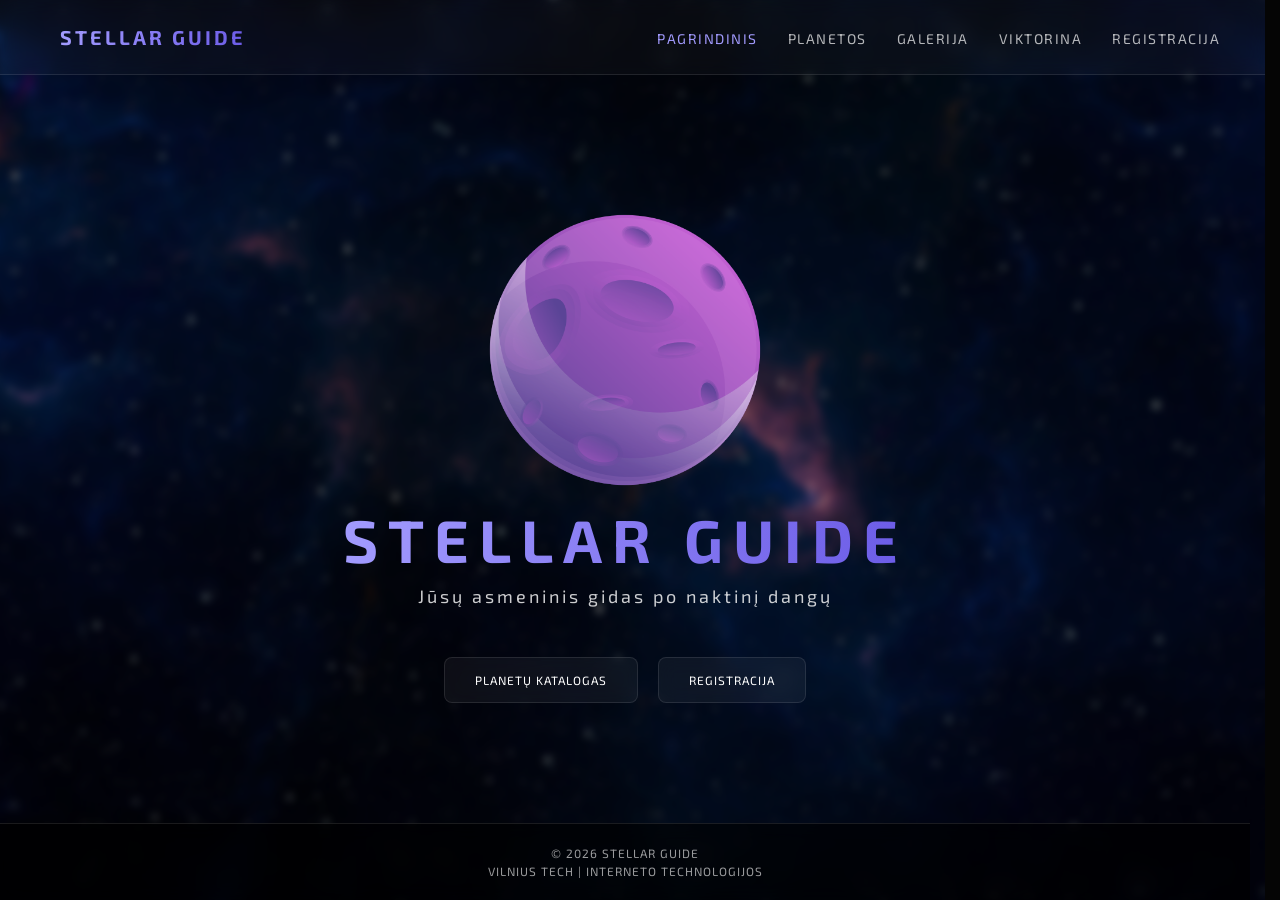
<file: index.html>
<!doctype html>
<html lang="en">
  <head>
    <meta charset="UTF-8" />
    <meta name="viewport" content="width=device-width, initial-scale=1.0" />
    <meta
      name="description"
      content="Interaktyvus gidas po naktinį dangų, žvaigždynus ir planetas. Sužinokite daugiau apie visatą."
    />
    <meta
      name="keywords"
      content="astronomija, naktinis dangus, žvaigždės, planetos, kosmosas"
    />
    <meta name="author" content="Davyd Pimenov" />

    <title>Stellar Guide</title>
    <link
      href="https://fonts.googleapis.com/css2?family=Exo+2:wght@400;600;700&display=swap"
      rel="stylesheet"
    />
    <link rel="stylesheet" href="css/style.css" />
    <link rel="stylesheet" href="css/nd2-style.css" />
  </head>
  <body class="home-page">
    <div class="overlay"></div>

    <header class="main-header">
      <div class="container">
        <div class="logo">
          <a href="index.html">Stellar Guide</a>
        </div>

        <nav class="main-nav">
          <ul>
            <li><a href="index.html" class="active">Pagrindinis</a></li>
            <li><a href="planets.html">Planetos</a></li>
            <li><a href="gallery.html">Galerija</a></li>
            <li><a href="interactive.html">Viktorina</a></li>
            <li><a href="observations.html">Registracija</a></li>
          </ul>
        </nav>
      </div>
    </header>

    <main class="hero-section">
      <div class="hero-content">
        <div class="logo-box">
          <img
            src="img/person.png"
            alt="Stellar Guide Logo"
            class="main-logo"
          />
        </div>
        <h1 class="gradient-text">Stellar Guide</h1>
        <p class="subtitle">Jūsų asmeninis gidas po naktinį dangų</p>

        <div class="button-group">
          <a href="planets.html" class="glass-btn">Planetų katalogas</a>
          <a href="observations.html" class="glass-btn">Registracija</a>
        </div>
      </div>
    </main>

    <footer class="main-footer">
      <div class="container footer-content">
        <div class="footer-info">
          <p>&copy; 2026 STELLAR GUIDE</p>
          <p>VILNIUS TECH | Interneto technologijos</p>
        </div>
        <div class="footer-author"></div>
      </div>
    </footer>
  </body>
</html>
</file>
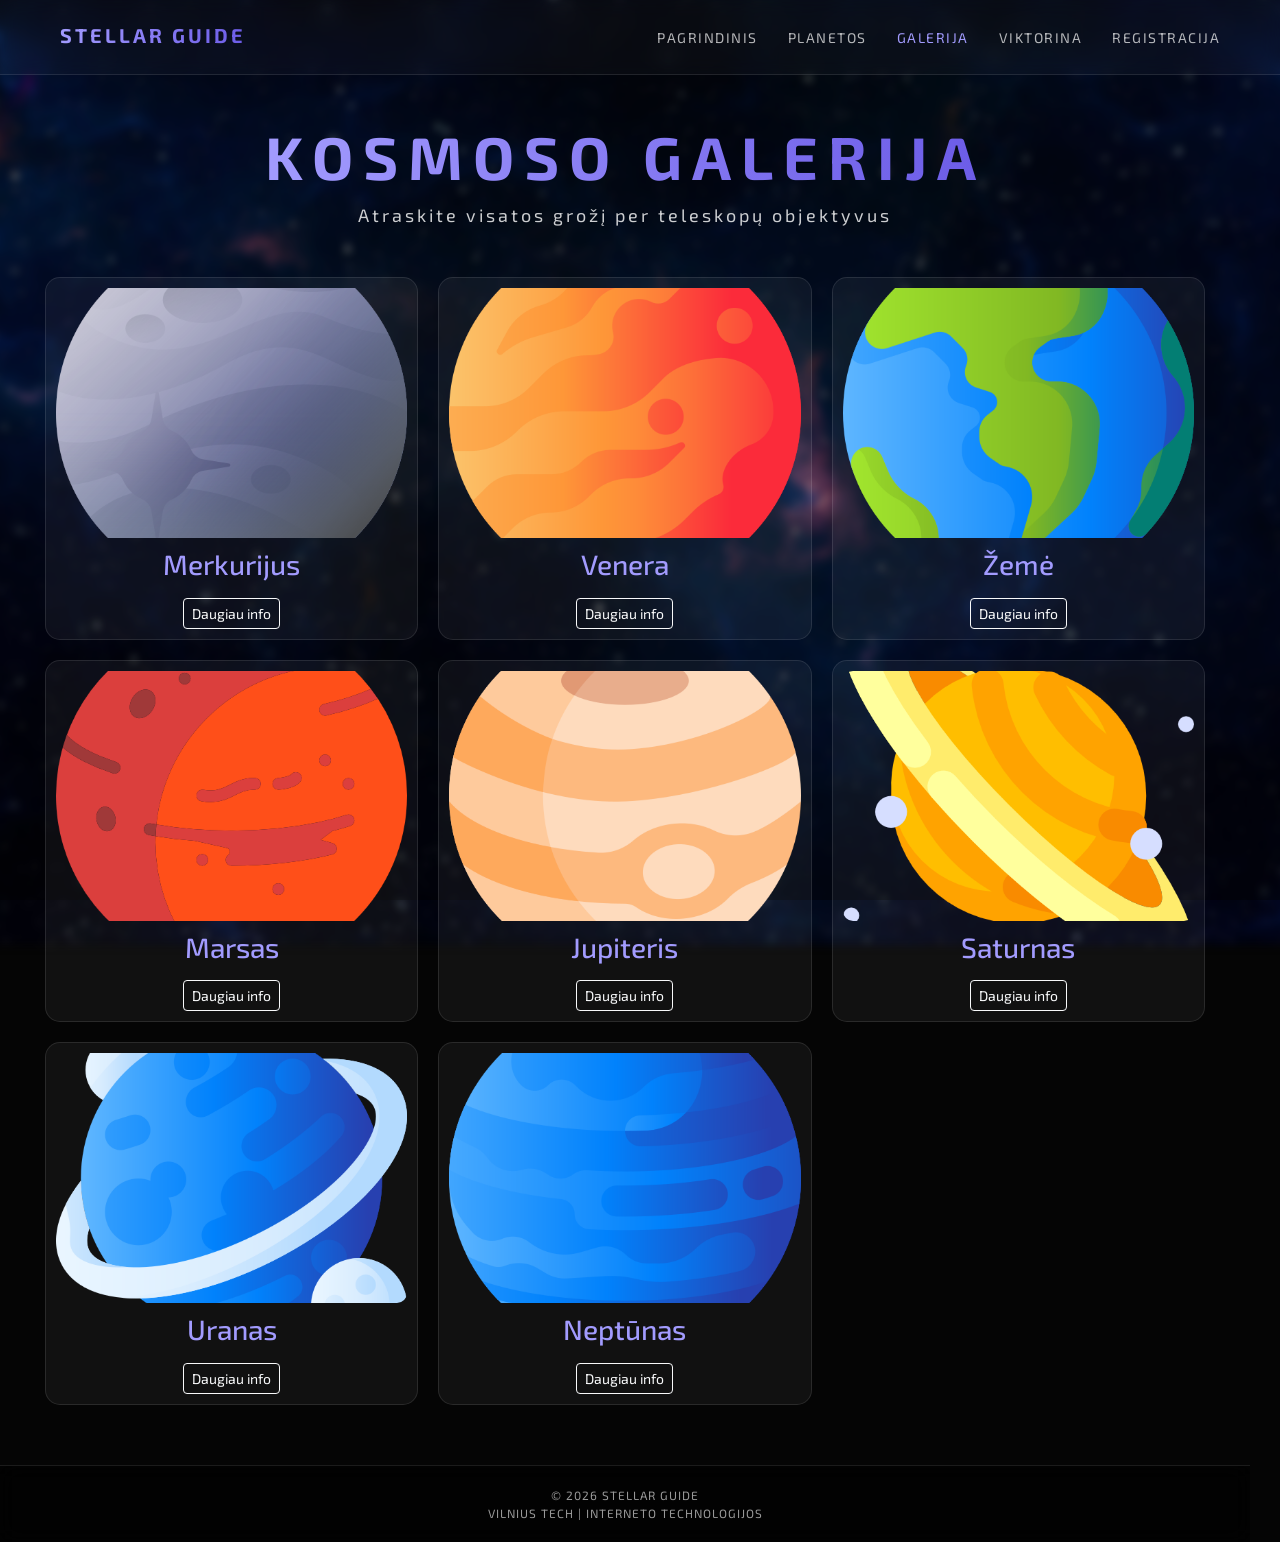
<file: gallery.html>
<!doctype html>
<html lang="lt">
  <head>
    <meta charset="UTF-8" />
    <meta name="viewport" content="width=device-width, initial-scale=1.0" />
    <title>Kosmoso Galerija - Stellar Guide</title>

    <link
      href="https://fonts.googleapis.com/css2?family=Exo+2:wght@400;600;700&display=swap"
      rel="stylesheet"
    />
    <link
      href="https://cdn.jsdelivr.net/npm/bootstrap@5.3.0/dist/css/bootstrap.min.css"
      rel="stylesheet"
    />

    <link rel="stylesheet" href="css/style.css" />
    <link rel="stylesheet" href="css/variables.css" />
    <link rel="stylesheet" href="css/nd2-style.css" />
  </head>

  <body class="home-page">
    <div class="overlay"></div>

    <header class="main-header">
      <div class="container">
        <div class="logo">
          <a href="index.html">Stellar Guide</a>
        </div>
        <nav class="main-nav">
          <ul>
            <li><a href="index.html">Pagrindinis</a></li>
            <li><a href="planets.html">Planetos</a></li>
            <li><a href="gallery.html" class="active">Galerija</a></li>
            <li><a href="interactive.html">Viktorina</a></li>
            <li><a href="observations.html">Registracija</a></li>
          </ul>
        </nav>
      </div>
    </header>

    <main class="nd2-section">
      <div class="container" style="flex-direction: column">
        <h1 class="gradient-text center-title">Kosmoso Galerija</h1>
        <p class="subtitle text-center mb-5">
          Atraskite visatos grožį per teleskopų objektyvus
        </p>

        <div class="custom-gallery w-100">
          <div class="gallery-item">
            <img src="img/mercury.png" alt="Merkurijus" />
            <h3 style="color: var(--primary-color)">Merkurijus</h3>
            <button
              class="btn btn-outline-light btn-sm mt-2"
              onclick="showInfo('Merkurijus')"
            >
              Daugiau info
            </button>
          </div>

          <div class="gallery-item">
            <img src="img/venus.png" alt="Venera" />
            <h3 style="color: var(--primary-color)">Venera</h3>
            <button
              class="btn btn-outline-light btn-sm mt-2"
              onclick="showInfo('Venera')"
            >
              Daugiau info
            </button>
          </div>

          <div class="gallery-item">
            <img src="img/earth.png" alt="Žemė" />
            <h3 style="color: var(--primary-color)">Žemė</h3>
            <button
              class="btn btn-outline-light btn-sm mt-2"
              onclick="showInfo('Žemė')"
            >
              Daugiau info
            </button>
          </div>

          <div class="gallery-item">
            <img src="img/mars.png" alt="Marsas" />
            <h3 style="color: var(--primary-color)">Marsas</h3>
            <button
              class="btn btn-outline-light btn-sm mt-2"
              onclick="showInfo('Marsas')"
            >
              Daugiau info
            </button>
          </div>

          <div class="gallery-item">
            <img src="img/jupiter.png" alt="Jupiteris" />
            <h3 style="color: var(--primary-color)">Jupiteris</h3>
            <button
              class="btn btn-outline-light btn-sm mt-2"
              onclick="showInfo('Jupiteris')"
            >
              Daugiau info
            </button>
          </div>

          <div class="gallery-item">
            <img src="img/saturn.png" alt="Saturnas" />
            <h3 style="color: var(--primary-color)">Saturnas</h3>
            <button
              class="btn btn-outline-light btn-sm mt-2"
              onclick="showInfo('Saturnas')"
            >
              Daugiau info
            </button>
          </div>

          <div class="gallery-item">
            <img src="img/uranus.png" alt="Uranas" />
            <h3 style="color: var(--primary-color)">Uranas</h3>
            <button
              class="btn btn-outline-light btn-sm mt-2"
              onclick="showInfo('Uranas')"
            >
              Daugiau info
            </button>
          </div>

          <div class="gallery-item">
            <img src="img/neptune.png" alt="Neptūnas" />
            <h3 style="color: var(--primary-color)">Neptūnas</h3>
            <button
              class="btn btn-outline-light btn-sm mt-2"
              onclick="showInfo('Neptūnas')"
            >
              Daugiau info
            </button>
          </div>
        </div>
      </div>
    </main>

    <div
      id="info-modal"
      class="custom-modal-overlay d-none justify-content-center align-items-center"
    >
      <div
        class="glass-card position-relative"
        style="max-width: 500px; width: 90%; padding: 30px"
      >
        <button
          class="btn-close btn-close-white position-absolute top-0 end-0 m-3"
          onclick="closeInfo()"
        ></button>

        <h3 id="modal-title" style="color: var(--primary-color)">
          Pavadinimas
        </h3>
        <p id="modal-text" class="mt-3">Informacija kraunama...</p>

        <button class="btn btn-secondary mt-4 w-100" onclick="closeInfo()">
          Uždaryti
        </button>
      </div>
    </div>

    <footer class="main-footer">
      <div class="container footer-content">
        <div class="footer-info">
          <p>&copy; 2026 STELLAR GUIDE</p>
          <p>VILNIUS TECH | Interneto technologijos</p>
        </div>
        <div class="footer-author"></div>
      </div>
    </footer>

    <script src="js/script.js"></script>
  </body>
</html>
</file>
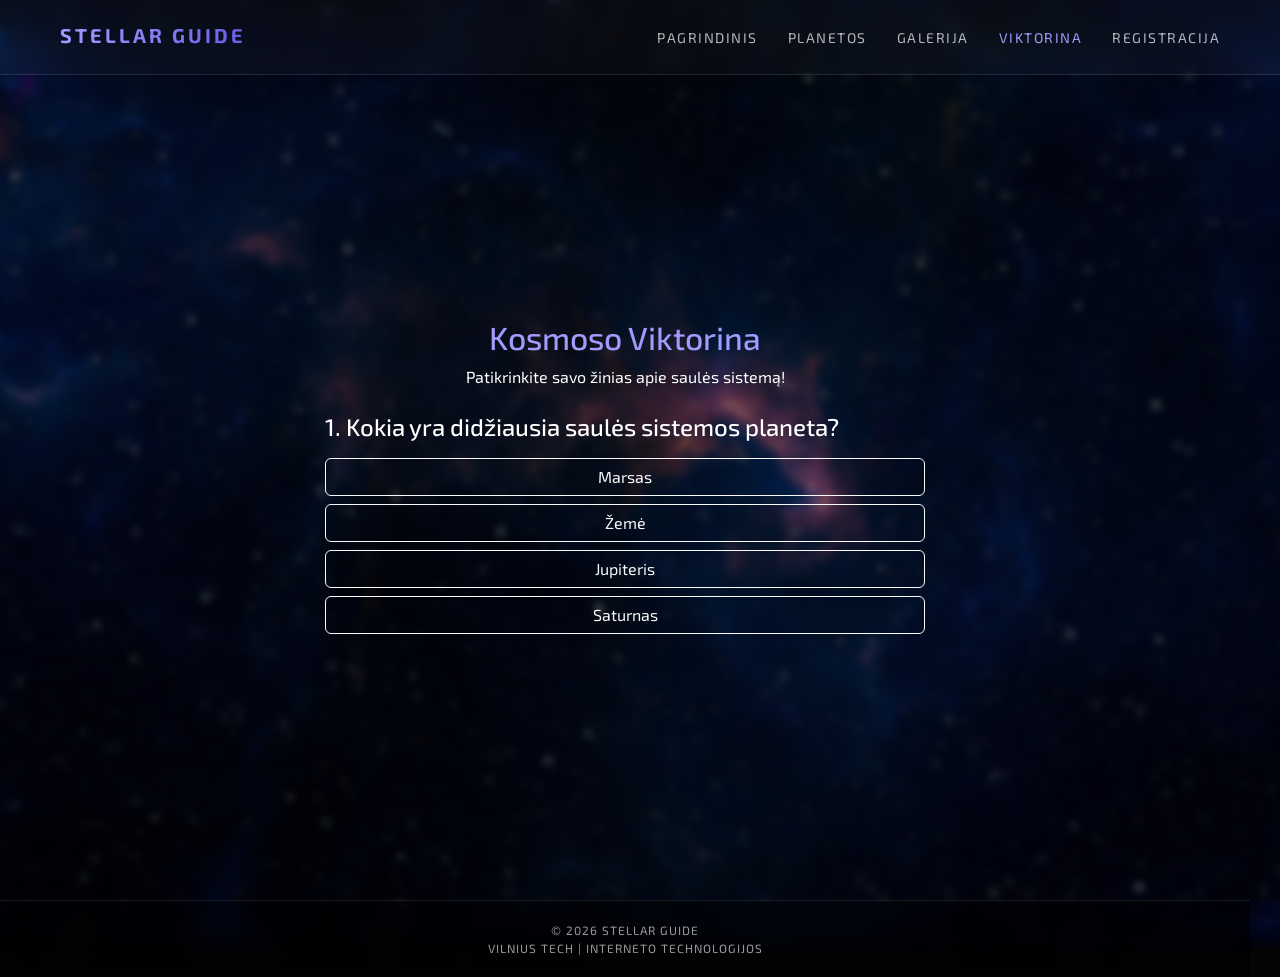
<file: interactive.html>
<!doctype html>
<html lang="lt">
  <head>
    <meta charset="UTF-8" />
    <meta name="viewport" content="width=device-width, initial-scale=1.0" />
    <title>Interaktyvu - Stellar Guide</title>

    <link
      href="https://fonts.googleapis.com/css2?family=Exo+2:wght@400;600;700&display=swap"
      rel="stylesheet"
    />

    <link
      href="https://cdn.jsdelivr.net/npm/bootstrap@5.3.0/dist/css/bootstrap.min.css"
      rel="stylesheet"
    />

    <link rel="stylesheet" href="css/style.css" />
    <link rel="stylesheet" href="css/variables.css" />
    <link rel="stylesheet" href="css/nd2-style.css" />
  </head>

  <body class="home-page">
    <div class="overlay"></div>

    <header class="main-header">
      <div class="container">
        <div class="logo">
          <a href="index.html">Stellar Guide</a>
        </div>
        <nav class="main-nav">
          <ul>
            <li><a href="index.html">Pagrindinis</a></li>
            <li><a href="planets.html">Planetos</a></li>
            <li><a href="gallery.html">Galerija</a></li>
            <li><a href="interactive.html" class="active">Viktorina</a></li>
            <li><a href="observations.html">Registracija</a></li>
          </ul>
        </nav>
      </div>
    </header>

    <main
      class="nd2-section d-flex justify-content-center align-items-center flex-column"
    >
      <div class="glass-card" style="max-width: 600px; width: 100%">
        <h2 class="text-center" style="color: var(--primary-color)">
          Kosmoso Viktorina
        </h2>
        <p class="text-center mb-4">
          Patikrinkite savo žinias apie saulės sistemą!
        </p>

        <div id="quiz-box">
          <h4 id="question-text" class="mb-3">Kraunamas klausimas...</h4>
          <div id="answers-container"></div>

          <button
            id="next-btn"
            class="btn btn-primary mt-3 w-100 d-none"
            onclick="nextQuestion()"
          >
            Kitas klausimas
          </button>
        </div>

        <div
          id="quiz-result"
          class="d-none text-center font-weight-bold p-3 rounded mt-3"
        ></div>

        <button
          id="restart-btn"
          class="btn btn-secondary mt-4 w-100 d-none"
          onclick="resetQuiz()"
        >
          Bandyti dar kartą
        </button>
      </div>
    </main>

    <footer class="main-footer">
      <div class="container footer-content">
        <div class="footer-info">
          <p>&copy; 2026 STELLAR GUIDE</p>
          <p>VILNIUS TECH | Interneto technologijos</p>
        </div>
        <div class="footer-author"></div>
      </div>
    </footer>

    <script src="js/script.js"></script>
  </body>
</html>
</file>
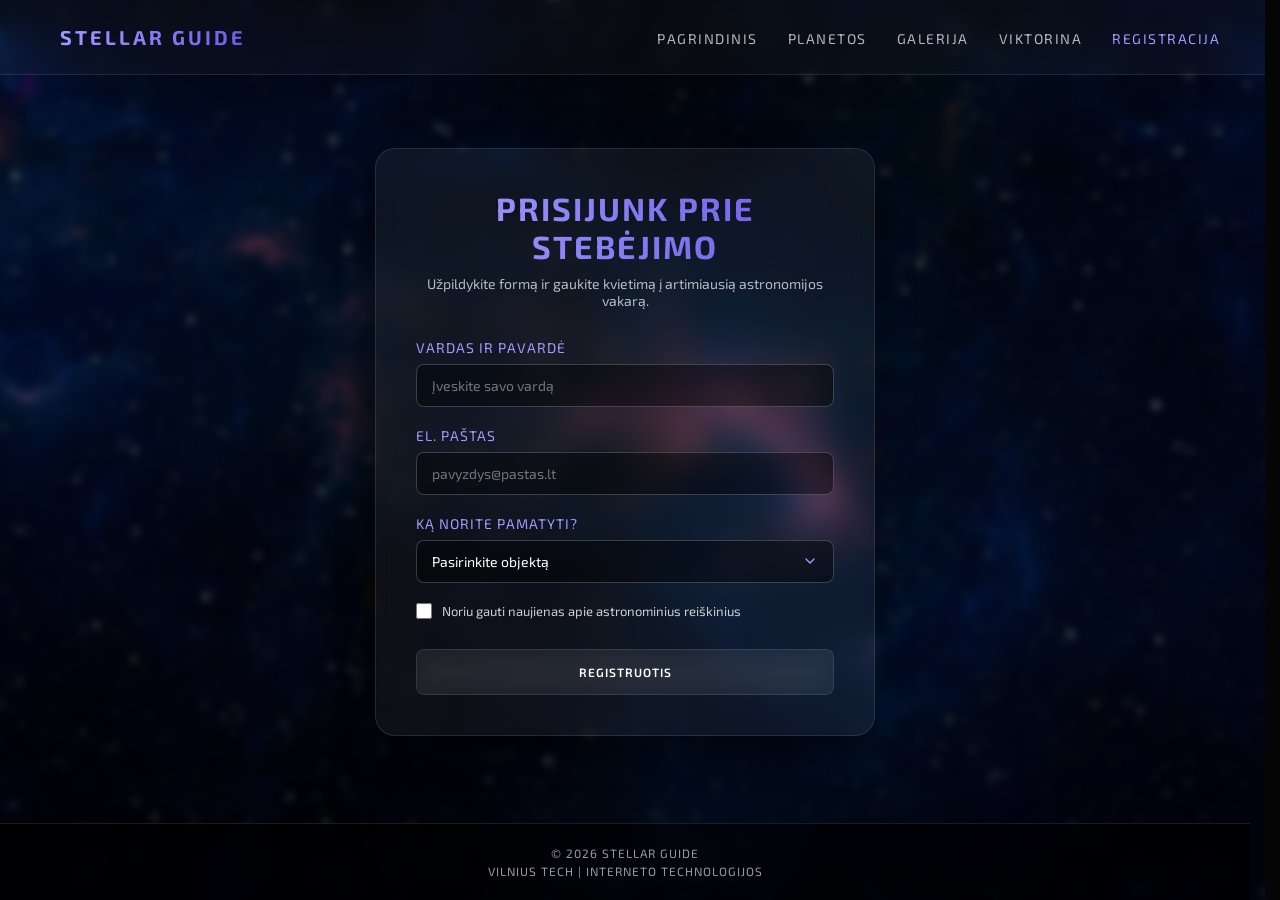
<file: observations.html>
<!doctype html>
<html lang="lt">
  <head>
    <meta charset="UTF-8" />
    <meta name="viewport" content="width=device-width, initial-scale=1.0" />
    <title>Registracija - Stellar Guide</title>

    <link
      href="https://fonts.googleapis.com/css2?family=Exo+2:wght@400;600;700&display=swap"
      rel="stylesheet"
    />
    <link rel="stylesheet" href="css/style.css" />
    <link rel="stylesheet" href="css/form-style.css" />
    <link rel="stylesheet" href="css/nd2-style.css" />
  </head>

  <body class="home-page">
    <div class="overlay"></div>

    <header class="main-header">
      <div class="container">
        <div class="logo">
          <a href="index.html">Stellar Guide</a>
        </div>
        <nav class="main-nav">
          <ul>
            <li><a href="index.html">Pagrindinis</a></li>
            <li><a href="planets.html">Planetos</a></li>
            <li><a href="gallery.html">Galerija</a></li>
            <li><a href="interactive.html">Viktorina</a></li>
            <li><a href="observations.html" class="active">Registracija</a></li>
          </ul>
        </nav>
      </div>
    </header>

    <main class="form-section">
      <div class="container form-container">
        <div class="glass-form-box">
          <h1 class="gradient-text form-title">Prisijunk prie stebėjimo</h1>
          <p class="form-subtitle">
            Užpildykite formą ir gaukite kvietimą į artimiausią astronomijos
            vakarą.
          </p>

          <form action="#" method="get" class="observation-form">
            <div class="form-group">
              <label for="name">Vardas ir Pavardė</label>
              <input
                type="text"
                id="name"
                name="name"
                placeholder="Įveskite savo vardą"
                required
              />
            </div>

            <div class="form-group">
              <label for="email">El. paštas</label>
              <input
                type="email"
                id="email"
                name="email"
                placeholder="pavyzdys@pastas.lt"
                required
              />
            </div>

            <div class="form-group">
              <label for="object">Ką norite pamatyti?</label>
              <select id="object" name="object" required>
                <option value="" disabled selected>Pasirinkite objektą</option>
                <option value="moon">Mėnulio krateriai</option>
                <option value="saturn">Saturno žiedai</option>
                <option value="jupiter">Jupiteris ir jo palydovai</option>
                <option value="deep-space">
                  Giliojo kosmoso objektai (galaktikos)
                </option>
              </select>
            </div>

            <div class="form-group checkbox-group">
              <input type="checkbox" id="newsletter" name="newsletter" />
              <label for="newsletter"
                >Noriu gauti naujienas apie astronominius reiškinius</label
              >
            </div>

            <button type="submit" class="submit-btn glass-btn">
              Registruotis
            </button>
          </form>
        </div>
      </div>
    </main>

    <footer class="main-footer">
      <div class="container footer-content">
        <div class="footer-info">
          <p>&copy; 2026 STELLAR GUIDE</p>
          <p>VILNIUS TECH | Interneto technologijos</p>
        </div>
      </div>
    </footer>
  </body>
</html>
</file>
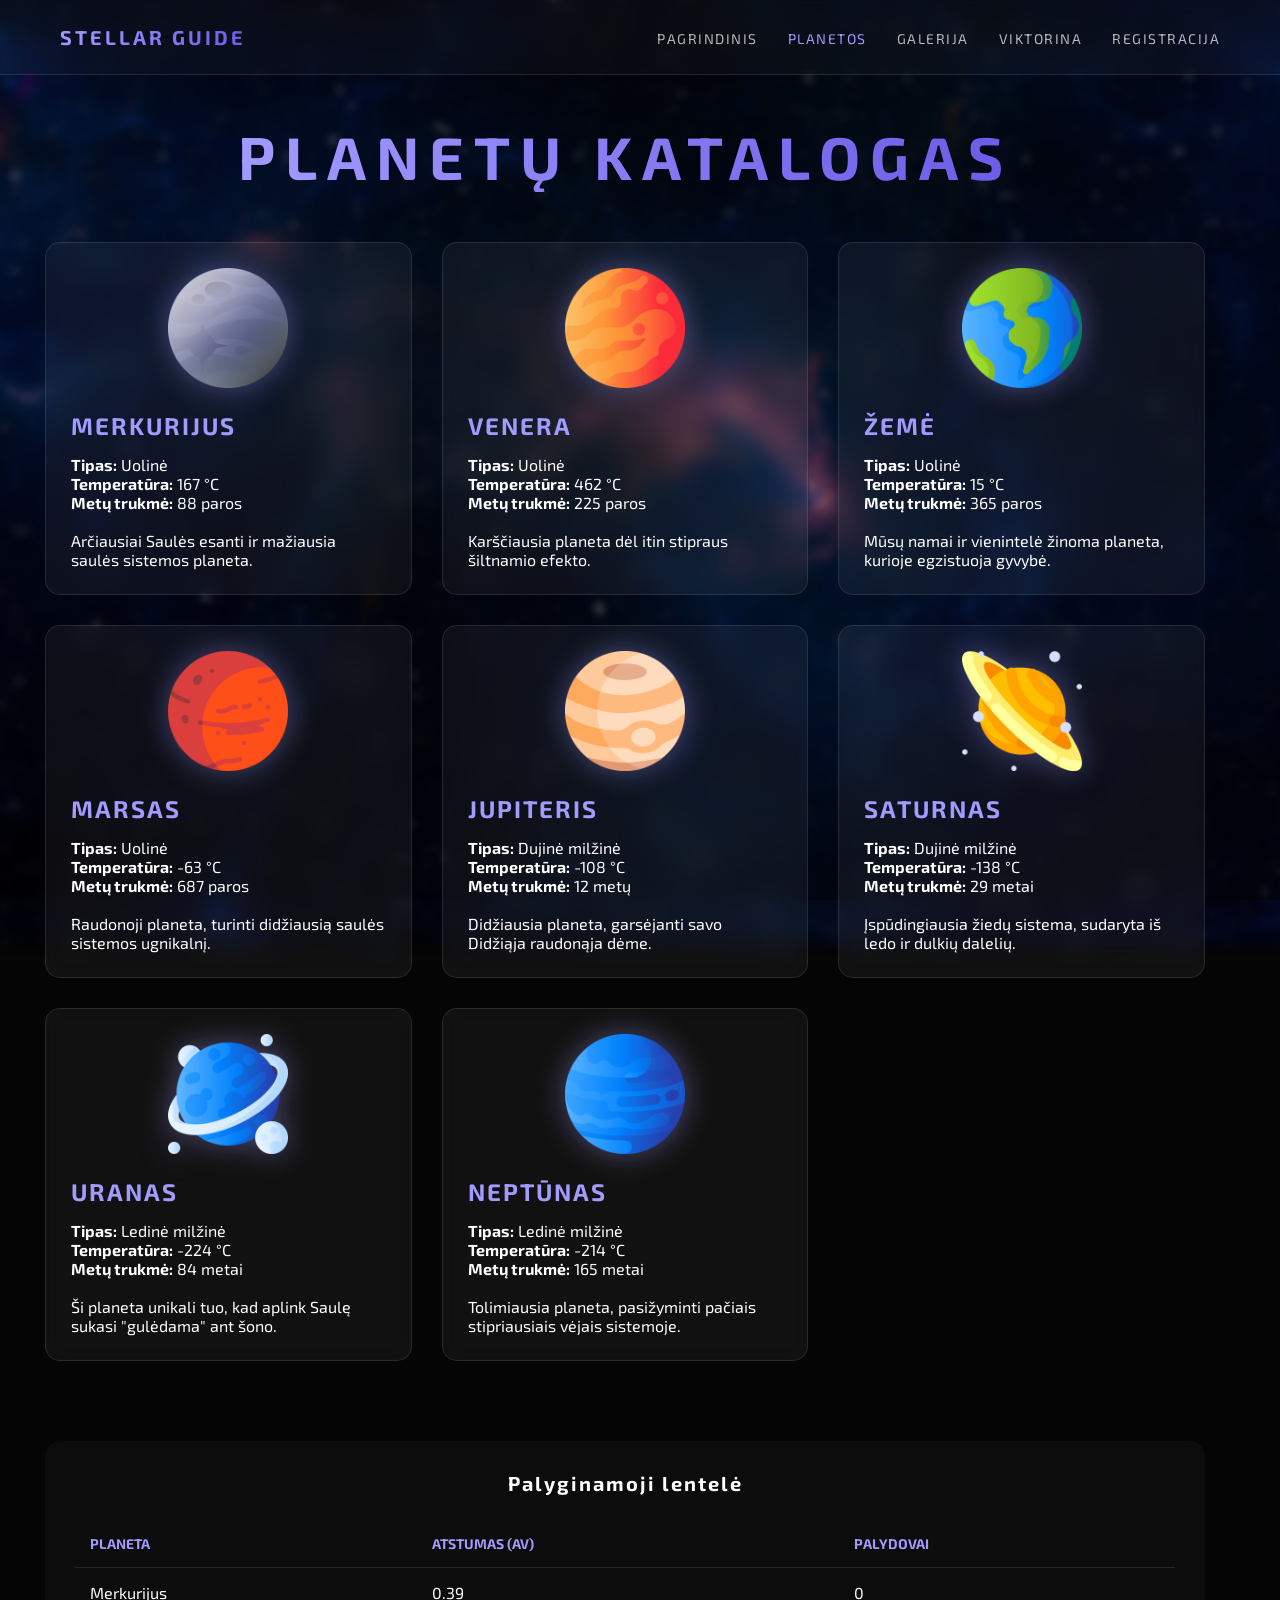
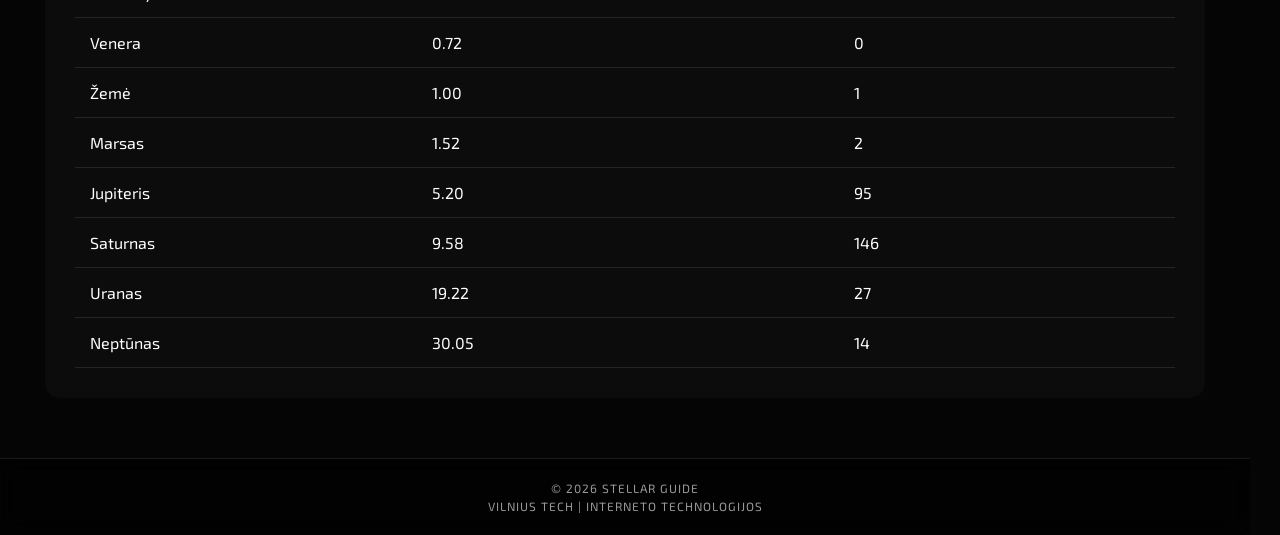
<file: planets.html>
<!doctype html>
<html lang="lt">
  <head>
    <meta charset="UTF-8" />
    <meta name="viewport" content="width=device-width, initial-scale=1.0" />
    <title>Planetų katalogas - Stellar Guide</title>

    <link
      href="https://fonts.googleapis.com/css2?family=Exo+2:wght@400;600;700&display=swap"
      rel="stylesheet"
    />
    <link rel="stylesheet" href="css/style.css" />
    <link rel="stylesheet" href="css/planets-style.css" />
    <link rel="stylesheet" href="css/nd2-style.css" />
  </head>

  <body class="home-page">
    <div class="overlay"></div>

    <header class="main-header">
      <div class="container">
        <div class="logo">
          <a href="index.html">Stellar Guide</a>
        </div>
        <nav class="main-nav">
          <ul>
            <li><a href="index.html">Pagrindinis</a></li>
            <li><a href="planets.html" class="active">Planetos</a></li>
            <li><a href="gallery.html">Galerija</a></li>
            <li><a href="interactive.html">Viktorina</a></li>
            <li><a href="observations.html">Registracija</a></li>
          </ul>
        </nav>
      </div>
    </header>

    <main class="planets-section">
      <div class="container planets-container">
        <h1 class="gradient-text center-title">Planetų katalogas</h1>

        <div class="cards-grid">
          <div class="glass-card">
            <div class="card-image">
              <img src="img/mercury.png" alt="Merkurijus" class="planet-img" />
            </div>
            <div class="card-header">
              <h2 class="planet-name">Merkurijus</h2>
            </div>
            <div class="card-body">
              <p><strong>Tipas:</strong> Uolinė</p>
              <p><strong>Temperatūra:</strong> 167 °C</p>
              <p><strong>Metų trukmė:</strong> 88 paros</p>
              <br />
              <p class="description">
                Arčiausiai Saulės esanti ir mažiausia saulės sistemos planeta.
              </p>
            </div>
          </div>

          <!-- Venera -->
          <div class="glass-card">
            <div class="card-image">
              <img src="img/venus.png" alt="Venera" class="planet-img" />
            </div>
            <div class="card-header"><h2 class="planet-name">Venera</h2></div>
            <div class="card-body">
              <p><strong>Tipas:</strong> Uolinė</p>
              <p><strong>Temperatūra:</strong> 462 °C</p>
              <p><strong>Metų trukmė:</strong> 225 paros</p>
              <br />
              <p class="description">
                Karščiausia planeta dėl itin stipraus šiltnamio efekto.
              </p>
            </div>
          </div>

          <!-- Žemė -->
          <div class="glass-card">
            <div class="card-image">
              <img src="img/earth.png" alt="Žemė" class="planet-img" />
            </div>
            <div class="card-header"><h2 class="planet-name">Žemė</h2></div>
            <div class="card-body">
              <p><strong>Tipas:</strong> Uolinė</p>
              <p><strong>Temperatūra:</strong> 15 °C</p>
              <p><strong>Metų trukmė:</strong> 365 paros</p>
              <br />
              <p class="description">
                Mūsų namai ir vienintelė žinoma planeta, kurioje egzistuoja
                gyvybė.
              </p>
            </div>
          </div>

          <!-- Marsas -->
          <div class="glass-card">
            <div class="card-image">
              <img src="img/mars.png" alt="Marsas" class="planet-img" />
            </div>
            <div class="card-header"><h2 class="planet-name">Marsas</h2></div>
            <div class="card-body">
              <p><strong>Tipas:</strong> Uolinė</p>
              <p><strong>Temperatūra:</strong> -63 °C</p>
              <p><strong>Metų trukmė:</strong> 687 paros</p>
              <br />
              <p class="description">
                Raudonoji planeta, turinti didžiausią saulės sistemos ugnikalnį.
              </p>
            </div>
          </div>

          <!-- Jupiteris -->
          <div class="glass-card">
            <div class="card-image">
              <img src="img/jupiter.png" alt="Jupiteris" class="planet-img" />
            </div>
            <div class="card-header">
              <h2 class="planet-name">Jupiteris</h2>
            </div>
            <div class="card-body">
              <p><strong>Tipas:</strong> Dujinė milžinė</p>
              <p><strong>Temperatūra:</strong> -108 °C</p>
              <p><strong>Metų trukmė:</strong> 12 metų</p>
              <br />
              <p class="description">
                Didžiausia planeta, garsėjanti savo Didžiąja raudonąja dėme.
              </p>
            </div>
          </div>

          <!-- Saturnas -->
          <div class="glass-card">
            <div class="card-image">
              <img src="img/saturn.png" alt="Saturnas" class="planet-img" />
            </div>
            <div class="card-header"><h2 class="planet-name">Saturnas</h2></div>
            <div class="card-body">
              <p><strong>Tipas:</strong> Dujinė milžinė</p>
              <p><strong>Temperatūra:</strong> -138 °C</p>
              <p><strong>Metų trukmė:</strong> 29 metai</p>
              <br />
              <p class="description">
                Įspūdingiausia žiedų sistema, sudaryta iš ledo ir dulkių
                dalelių.
              </p>
            </div>
          </div>

          <!-- Uranas -->
          <div class="glass-card">
            <div class="card-image">
              <img src="img/uranus.png" alt="Uranas" class="planet-img" />
            </div>
            <div class="card-header"><h2 class="planet-name">Uranas</h2></div>
            <div class="card-body">
              <p><strong>Tipas:</strong> Ledinė milžinė</p>
              <p><strong>Temperatūra:</strong> -224 °C</p>
              <p><strong>Metų trukmė:</strong> 84 metai</p>
              <br />
              <p class="description">
                Ši planeta unikali tuo, kad aplink Saulę sukasi "gulėdama" ant
                šono.
              </p>
            </div>
          </div>

          <!-- Neptūnas -->
          <div class="glass-card">
            <div class="card-image">
              <img src="img/neptune.png" alt="Neptūnas" class="planet-img" />
            </div>
            <div class="card-header"><h2 class="planet-name">Neptūnas</h2></div>
            <div class="card-body">
              <p><strong>Tipas:</strong> Ledinė milžinė</p>
              <p><strong>Temperatūra:</strong> -214 °C</p>
              <p><strong>Metų trukmė:</strong> 165 metai</p>
              <br />
              <p class="description">
                Tolimiausia planeta, pasižyminti pačiais stipriausiais vėjais
                sistemoje.
              </p>
            </div>
          </div>
        </div>

        <div class="table-container">
          <h2 class="table-title">Palyginamoji lentelė</h2>
          <table class="glass-table">
            <thead>
              <tr>
                <th>Planeta</th>
                <th>Atstumas (AV)</th>
                <th>Palydovai</th>
              </tr>
            </thead>
            <tbody>
              <tr>
                <td>Merkurijus</td>
                <td>0.39</td>
                <td>0</td>
              </tr>
              <tr>
                <td>Venera</td>
                <td>0.72</td>
                <td>0</td>
              </tr>
              <tr>
                <td>Žemė</td>
                <td>1.00</td>
                <td>1</td>
              </tr>
              <tr>
                <td>Marsas</td>
                <td>1.52</td>
                <td>2</td>
              </tr>
              <tr>
                <td>Jupiteris</td>
                <td>5.20</td>
                <td>95</td>
              </tr>
              <tr>
                <td>Saturnas</td>
                <td>9.58</td>
                <td>146</td>
              </tr>
              <tr>
                <td>Uranas</td>
                <td>19.22</td>
                <td>27</td>
              </tr>
              <tr>
                <td>Neptūnas</td>
                <td>30.05</td>
                <td>14</td>
              </tr>
            </tbody>
          </table>
        </div>
      </div>
    </main>

    <footer class="main-footer">
      <div class="container footer-content">
        <div class="footer-info">
          <p>&copy; 2026 STELLAR GUIDE</p>
          <p>VILNIUS TECH | Interneto technologijos</p>
        </div>
      </div>
    </footer>
  </body>
</html>
</file>
<file: css/style.css>
* {
  margin: 0;
  padding: 0;
  box-sizing: border-box;
}

body,
html {
  min-height: 100vh;
  font-family: "Exo 2", sans-serif;
  color: white;
  background-color: #050505;
  display: flex;
  flex-direction: column;
  overflow-x: hidden;

  scrollbar-gutter: stable;
}

.home-page {
  position: relative;
  background: #00000000;
}

.home-page::before {
  content: "";
  position: fixed;
  top: 0;
  left: 0;
  width: 100%;
  height: 100%;
  background-image: url("../img/background.jpg");
  background-size: cover;
  background-position: center;

  filter: blur(4px);

  transform: scale(1.1);

  z-index: -1;
}

.overlay {
  position: fixed;
  top: 0;
  left: 0;
  width: 100%;
  height: 100%;
  background: rgba(0, 0, 0, 0.4);
  z-index: 0;
}

.container {
  max-width: 1200px;
  margin: 0 auto;
  padding: 0 20px;
  display: flex;
  justify-content: space-between;
  align-items: center;
}

.main-header {
  width: 100%;
  height: 75px;
  display: flex;
  align-items: center;
  background: rgba(255, 255, 255, 0.03);
  backdrop-filter: blur(10px);
  border-bottom: 1px solid rgba(255, 255, 255, 0.1);
  position: fixed;
  top: 0;
  z-index: 1000;
  padding: 0;
}

.main-header .container {
  max-width: 1200px;
  width: 100%;
  margin: 0 auto;
  padding: 0 20px;
  display: flex !important;
  justify-content: space-between;
  align-items: center;
}

.logo a {
  font-family: "Exo 2", sans-serif;
  font-size: 20px;
  font-weight: 700;
  text-transform: uppercase;
  color: white;
  text-decoration: none;
  letter-spacing: 3px;
  background: linear-gradient(to right, #a29bfe, #6c5ce7);
  background-clip: text;
  -webkit-background-clip: text;
  -webkit-text-fill-color: transparent;
  line-height: 1;
}

.main-nav ul {
  display: flex !important;
  list-style: none;
  gap: 30px;
  margin: 0 !important;
  padding: 0 !important;
  align-items: center;
}

.main-nav a {
  color: rgba(255, 255, 255, 0.7);
  text-decoration: none;
  font-size: 14px;
  text-transform: uppercase;
  letter-spacing: 1.5px;
  transition: 0.3s;
  line-height: 1;
}

.main-nav a:hover,
.main-nav a.active {
  color: #a29bfe;
}

.hero-section {
  position: relative;
  flex: 1;
  display: flex;
  justify-content: center;
  align-items: center;
  z-index: 1;
  padding-top: 80px;
}

.hero-content {
  text-align: center;
}

.main-logo {
  height: 300px;
  width: 300px;
}

.gradient-text {
  font-size: 60px;
  font-weight: 700;
  letter-spacing: 10px;
  text-transform: uppercase;
  background: linear-gradient(to right, #a29bfe, #6c5ce7);
  background-clip: text;
  -webkit-background-clip: text;
  -webkit-text-fill-color: transparent;
  margin-bottom: 10px;
}

.subtitle {
  font-size: 18px;
  letter-spacing: 3px;
  margin-bottom: 40px;
  color: rgba(255, 255, 255, 0.8);
}

.button-group {
  display: flex;
  gap: 20px;
  justify-content: center;
  margin-top: 50px;
}

.glass-btn {
  padding: 15px 30px;
  background: rgba(255, 255, 255, 0.05);
  border: 1px solid rgba(255, 255, 255, 0.1);
  backdrop-filter: blur(10px);
  color: white;
  text-decoration: none;
  text-transform: uppercase;
  font-size: 12px;
  letter-spacing: 1px;
  border-radius: 8px;
  transition: 0.4s;
}

.glass-btn:hover {
  background: rgba(255, 255, 255, 0.2);
  transform: translateY(-5px);
  border-color: #a29bfe;
}

.main-footer {
  width: 100%;
  padding: 20px 0;
  background: rgba(0, 0, 0, 0.6);
  backdrop-filter: blur(10px);
  border-top: 1px solid rgba(255, 255, 255, 0.1);
  position: relative;
  z-index: 10;
}
.footer-content {
  display: flex;
  justify-content: space-between;
  align-items: center;
  color: rgba(255, 255, 255, 0.6);
  font-size: 12px;
  letter-spacing: 1px;
  text-transform: uppercase;
}

.footer-info {
  margin: auto;
}

.footer-info p {
  text-align: center;
  margin: 0 !important;
  line-height: 1.5;
}
</file>
<file: css/nd2-style.css>
/* Bazinė ND2 sekcijos stilizacija naudojant kintamuosius */
.nd2-section {
  padding: 120px 20px 60px;
  min-height: 100vh;
  color: var(--text-light);
  position: relative;
  z-index: 1;
}

/* --- RESPONSIVE CSS GRID (Galerijai) --- */
.custom-gallery {
  display: grid;
  gap: 20px;
  /* 1. Mobile First: telefone rodomas 1 stulpelis */
  grid-template-columns: 1fr;
}

/* 2. Tablet (Planšetėms): nuo 768px pločio rodomi 2 stulpeliai */
@media (min-width: 768px) {
  .custom-gallery {
    grid-template-columns: repeat(2, 1fr);
  }
}

/* 3. Desktop (Kompiuteriams): nuo 1024px pločio rodomi 3 stulpeliai */
@media (min-width: 1024px) {
  .custom-gallery {
    grid-template-columns: repeat(3, 1fr);
  }
}

/* Galerijos elemento stiklo efektas, naudojant variables.css */
.gallery-item {
  background: var(--glass-bg);
  border: 1px solid var(--glass-border);
  border-radius: 15px;
  padding: 10px;
  transition: transform 0.3s;
  text-align: center;
}

.gallery-item:hover {
  transform: scale(1.05); /* Elemento padidinimas užvedus pelę */
  border-color: var(--primary-color);
}

.gallery-item img {
  width: 100%;
  height: 250px;
  object-fit: cover; /* Kad nuotraukos neišsikraipytų */
  border-radius: 10px;
  margin-bottom: 10px;
}

/* --- Vidinio lango (Modal) stilius --- */
.custom-modal-overlay {
  position: fixed;
  top: 0;
  left: 0;
  width: 100%;
  height: 100%;
  background: rgba(0, 0, 0, 0.7);
  backdrop-filter: blur(8px);
  z-index: 2000;
}
</file>
<file: css/variables.css>
/* Šiame faile saugomos pagrindinės dizaino spalvos ir savybės */
:root {
  --primary-color: #a29bfe; /* Pagrindinė akcento spalva (šviesiai violetinė) */
  --secondary-color: #6c5ce7; /* Tamsesnė akcento spalva gradientams */
  --bg-dark: #050505; /* Pagrindinė fono spalva */
  --glass-bg: rgba(255, 255, 255, 0.05); /* Stiklo efekto fonas */
  --glass-border: rgba(255, 255, 255, 0.1); /* Stiklo efekto rėmelis */
  --text-light: #ffffff; /* Standartinė teksto spalva */
}
</file>
<file: css/form-style.css>
.form-section {
  flex: 1;
  display: flex;
  justify-content: center;
  align-items: center;
  padding: 120px 20px 60px;
}

.glass-form-box {
  background: rgba(255, 255, 255, 0.05);
  backdrop-filter: blur(15px);
  border: 1px solid rgba(255, 255, 255, 0.1);
  border-radius: 20px;
  padding: 40px;
  width: 100%;
  max-width: 500px;
  margin: 0 auto;
  box-shadow: 0 15px 35px rgba(0, 0, 0, 0.5);
}

.form-title {
  font-size: 32px;
  text-align: center;
  margin-bottom: 10px;
  letter-spacing: 2px;
}

.form-subtitle {
  text-align: center;
  color: rgba(255, 255, 255, 0.7);
  font-size: 14px;
  margin-bottom: 30px;
}

.form-group {
  margin-bottom: 20px;
  display: flex;
  flex-direction: column;
}

.form-group label {
  font-size: 14px;
  color: #a29bfe;
  margin-bottom: 8px;
  text-transform: uppercase;
  letter-spacing: 1px;
}

.form-group input[type="text"],
.form-group input[type="email"],
.form-group select {
  width: 100%;
  padding: 12px 15px;
  background: rgba(0, 0, 0, 0.4);
  border: 1px solid rgba(255, 255, 255, 0.2);
  border-radius: 8px;
  color: white;
  font-family: "Exo 2", sans-serif;
  font-size: 14px;
  outline: none;
  transition:
    border-color 0.3s,
    background 0.3s;
}

.form-group select {
  appearance: none;
  -webkit-appearance: none;
  -moz-appearance: none;
  cursor: pointer;
  background-image: url("data:image/svg+xml;charset=UTF-8,%3csvg xmlns='http://www.w3.org/2000/svg' viewBox='0 0 24 24' fill='none' stroke='%23a29bfe' stroke-width='2' stroke-linecap='round' stroke-linejoin='round'%3e%3cpolyline points='6 9 12 15 18 9'%3e%3c/polyline%3e%3c/svg%3e");
  background-repeat: no-repeat;
  background-position: right 15px center;
  background-size: 16px;
  padding-right: 40px;
}

.form-group input:focus,
.form-group select:focus {
  border-color: #a29bfe;
  background: rgba(0, 0, 0, 0.6);
}

.form-group select option {
  background-color: #0a0a14;
  color: #ffffff;
  font-family: "Exo 2", sans-serif;
  padding: 10px;
}

.form-group select option:checked {
  background-color: #a29bfe;
  color: #000;
}

.checkbox-group {
  flex-direction: row;
  align-items: center;
  gap: 10px;
}

.checkbox-group label {
  color: rgba(255, 255, 255, 0.8);
  font-size: 13px;
  margin-bottom: 0;
  text-transform: none;
  letter-spacing: normal;
  cursor: pointer;
}

.checkbox-group input[type="checkbox"] {
  cursor: pointer;
  width: 16px;
  height: 16px;
}

.submit-btn {
  width: 100%;
  margin-top: 10px;
  cursor: pointer;
  font-weight: 600;
  font-family: "Exo 2", sans-serif;
}

.submit-btn:hover {
  background: #a29bfe;
  color: black;
  border-color: #a29bfe;
}
</file>
<file: css/planets-style.css>
.planets-section {
  padding: 120px 0 60px;
  min-height: 100vh;
}

.cards-grid {
  display: grid;
  grid-template-columns: repeat(auto-fit, minmax(300px, 1fr));
  gap: 30px;
  margin-bottom: 60px;
}

.glass-card {
  background: rgba(255, 255, 255, 0.05);
  backdrop-filter: blur(10px);
  border: 1px solid rgba(255, 255, 255, 0.1);
  border-radius: 15px;
  padding: 25px;
  transition: transform 0.3s ease;
}

.glass-card:hover {
  transform: translateY(-10px);
  border-color: #a29bfe;
}

.table-container {
  background: rgba(255, 255, 255, 0.03);
  padding: 30px;
  border-radius: 15px;
  backdrop-filter: blur(5px);
}

.glass-table {
  width: 100%;
  border-collapse: collapse;
  margin-top: 20px;
}

.glass-table th,
.glass-table td {
  padding: 15px;
  text-align: left;
  border-bottom: 1px solid rgba(255, 255, 255, 0.1);
}

.glass-table th {
  color: #a29bfe;
  text-transform: uppercase;
  font-size: 14px;
}
.planets-container {
  display: flex;
  flex-direction: column;
  align-items: center;
}

.center-title {
  text-align: center;
  margin-bottom: 50px;
  width: fit-content;
  z-index: 1;
}

.planet-name {
  color: #a29bfe;
  font-size: 24px;
  margin-bottom: 15px;
  text-transform: uppercase;
  letter-spacing: 2px;
}

.cards-grid {
  width: 100%;
}

.table-title {
  color: white;
  text-align: center;
  margin-bottom: 25px;
  font-size: 20px;
  letter-spacing: 2px;
}

.table-container {
  width: 100%;
  margin-top: 20px;
}

.card-image {
  text-align: center;
  margin-bottom: 20px;
}

.planet-img {
  width: 120px;
  height: 120px;
  object-fit: contain;
  filter: drop-shadow(0 0 15px rgba(162, 155, 254, 0.4));
  transition: transform 0.4s ease;
}

.glass-card:hover .planet-img {
  transform: scale(1.1) rotate(5deg);
}
</file>
